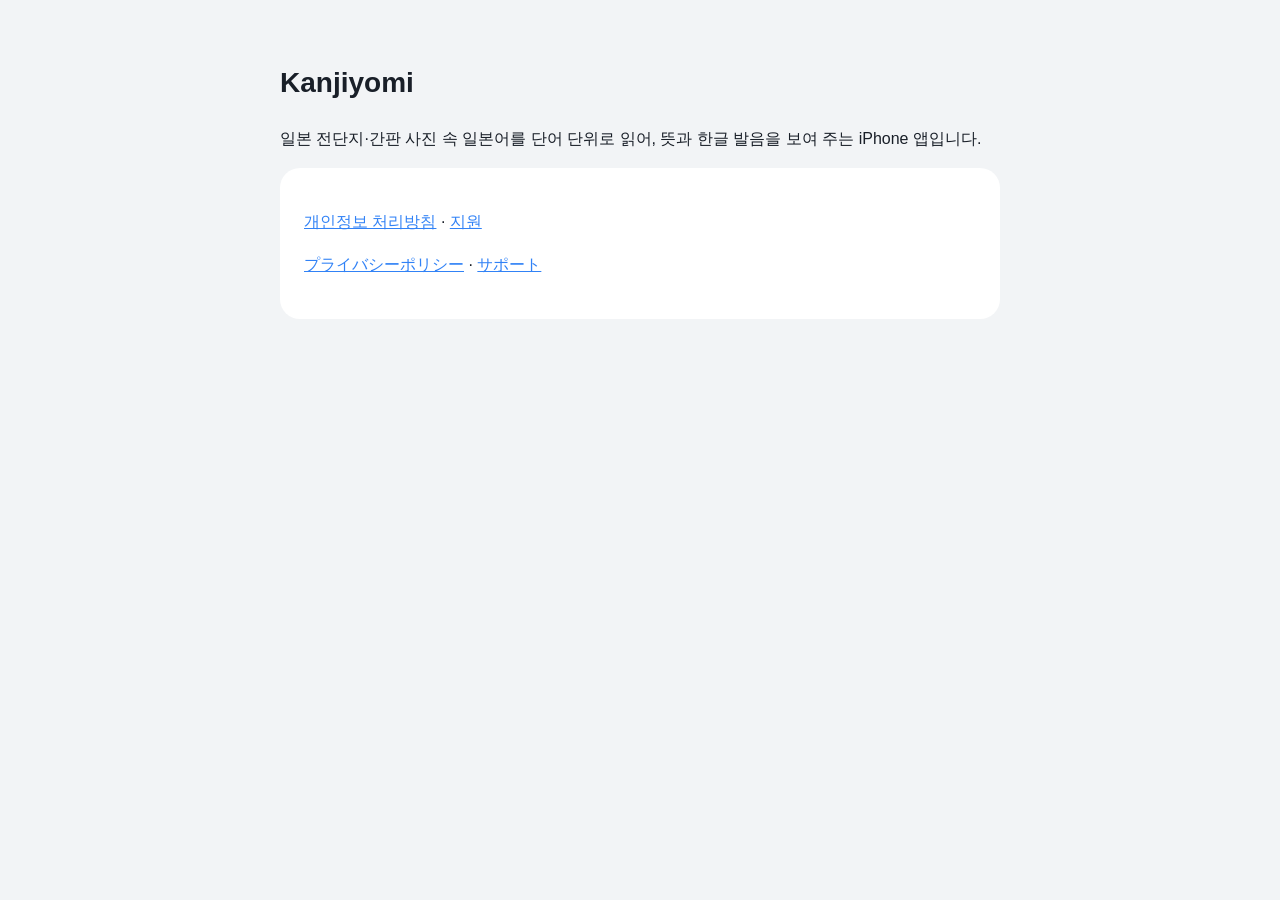
<file: site/index.html>
<!doctype html>
<html lang="ko">
<head><meta charset="utf-8"><meta name="viewport" content="width=device-width, initial-scale=1"><title>Kanjiyomi</title><link rel="stylesheet" href="style.css"></head>
<body><main>
<h1>Kanjiyomi</h1>
<p>일본 전단지·간판 사진 속 일본어를 단어 단위로 읽어, 뜻과 한글 발음을 보여 주는 iPhone 앱입니다.</p>
<section>
<p><a href="privacy/">개인정보 처리방침</a> · <a href="support/">지원</a></p>
<p><a href="privacy/#ja">プライバシーポリシー</a> · <a href="support/#ja">サポート</a></p>
</section>
</main></body>
</html>
</file>
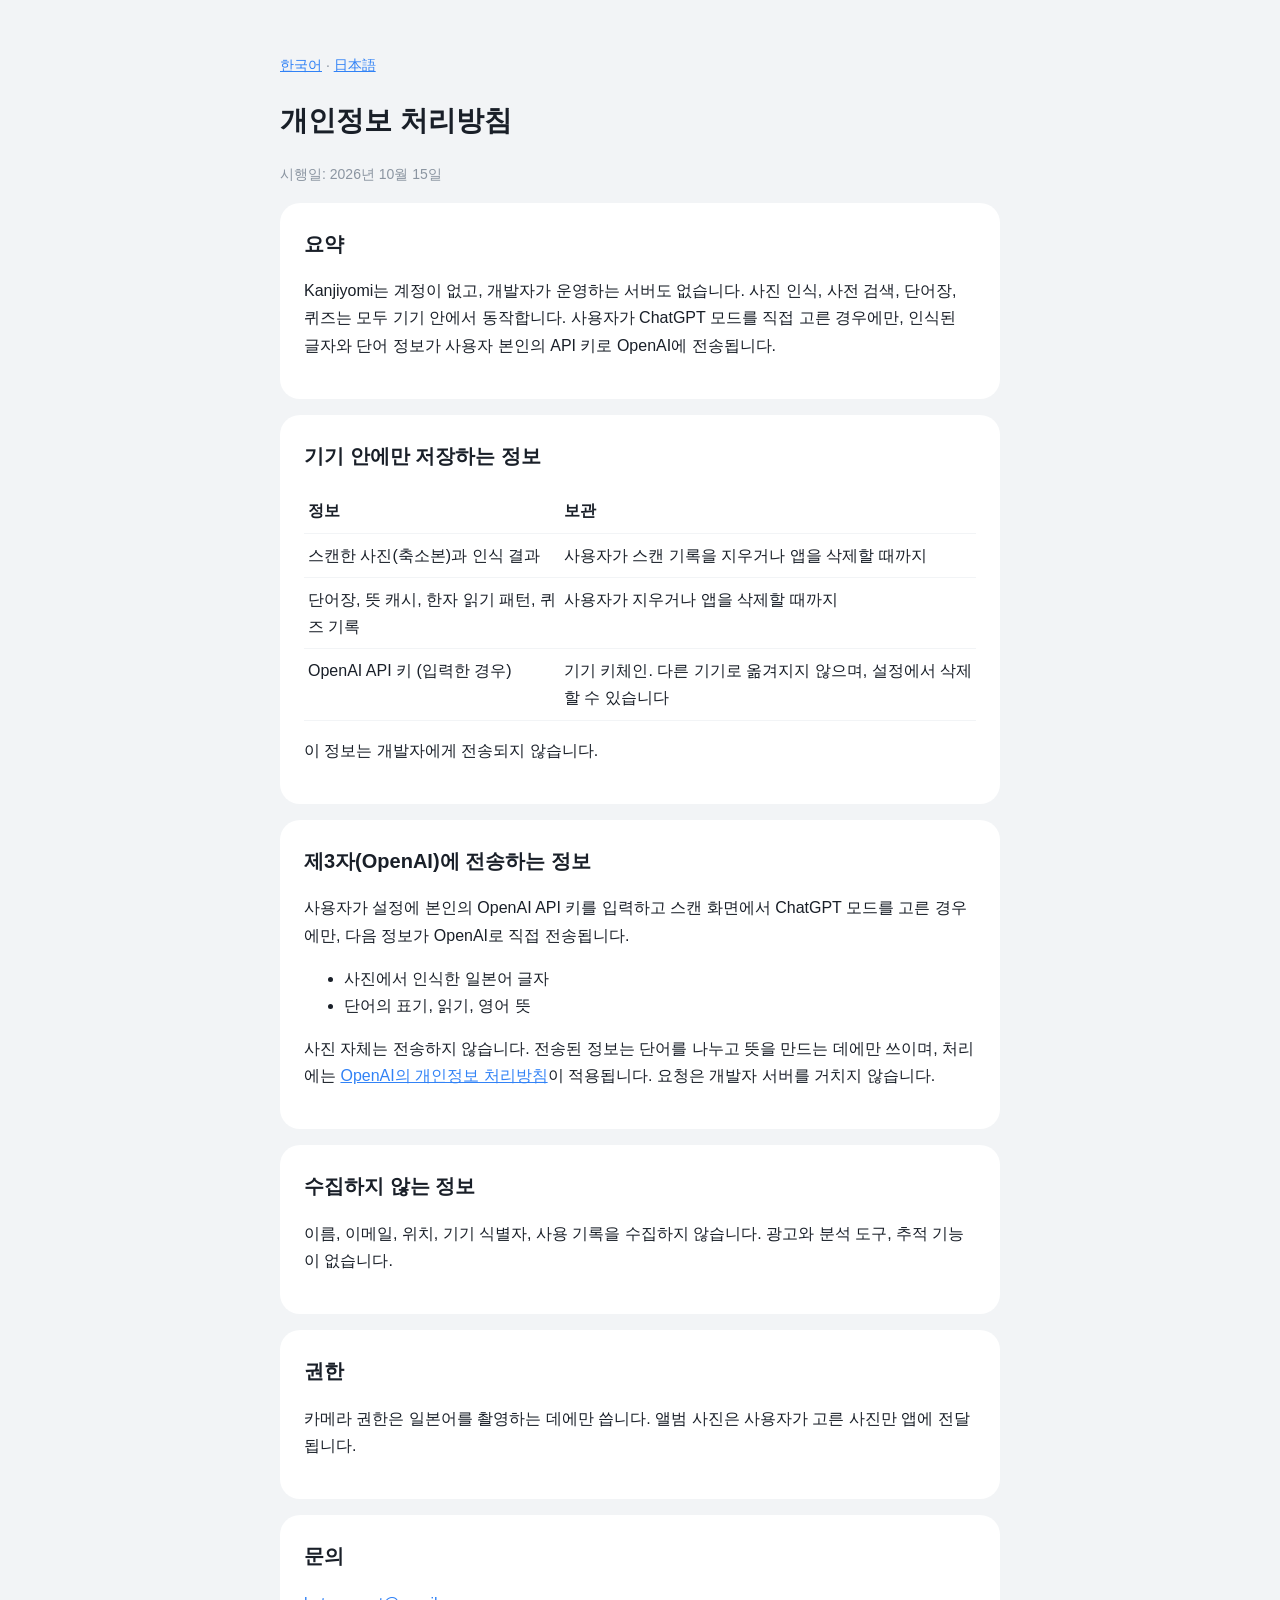
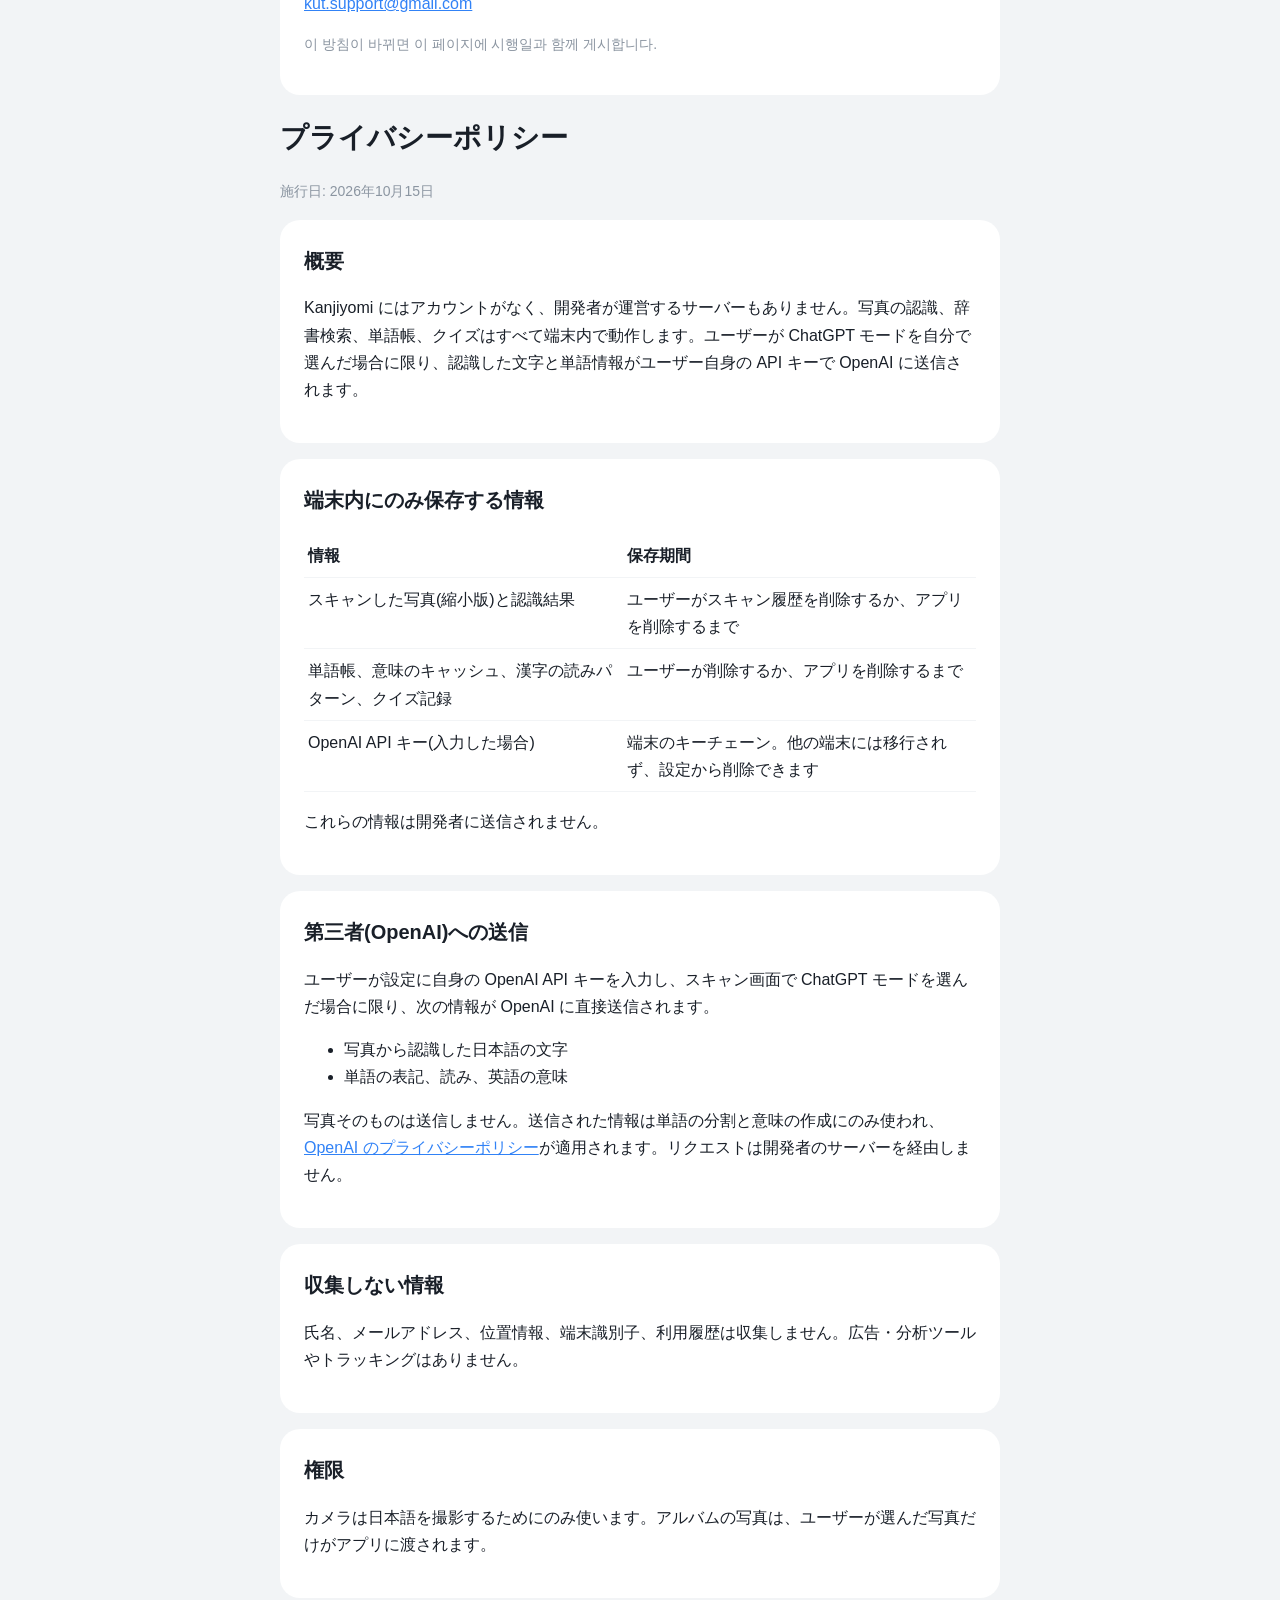
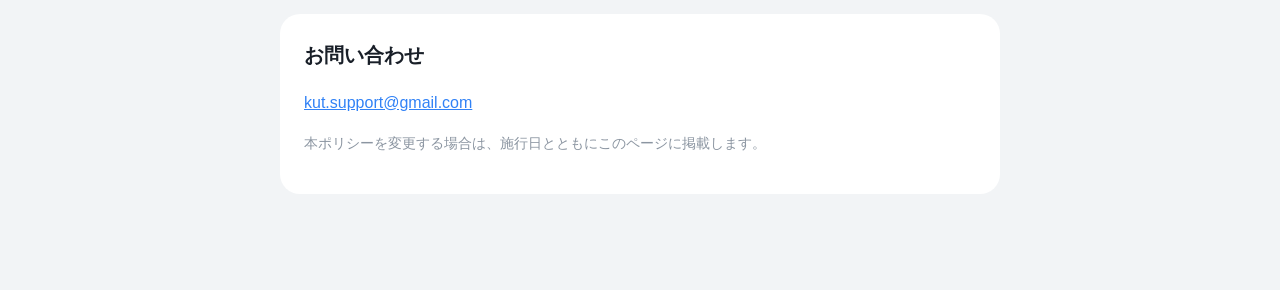
<file: site/privacy/index.html>
<!doctype html>
<html lang="ko">
<head><meta charset="utf-8"><meta name="viewport" content="width=device-width, initial-scale=1"><title>Kanjiyomi 개인정보 처리방침</title><link rel="stylesheet" href="../style.css"></head>
<body><main>
<p class="muted"><a href="#ko">한국어</a> · <a href="#ja">日本語</a></p>

<h1 id="ko">개인정보 처리방침</h1>
<p class="muted">시행일: 2026년 10월 15일</p>

<section>
<h2>요약</h2>
<p>Kanjiyomi는 계정이 없고, 개발자가 운영하는 서버도 없습니다. 사진 인식, 사전 검색, 단어장, 퀴즈는 모두 기기 안에서 동작합니다. 사용자가 ChatGPT 모드를 직접 고른 경우에만, 인식된 글자와 단어 정보가 사용자 본인의 API 키로 OpenAI에 전송됩니다.</p>
</section>

<section>
<h2>기기 안에만 저장하는 정보</h2>
<table>
<tr><th>정보</th><th>보관</th></tr>
<tr><td>스캔한 사진(축소본)과 인식 결과</td><td>사용자가 스캔 기록을 지우거나 앱을 삭제할 때까지</td></tr>
<tr><td>단어장, 뜻 캐시, 한자 읽기 패턴, 퀴즈 기록</td><td>사용자가 지우거나 앱을 삭제할 때까지</td></tr>
<tr><td>OpenAI API 키 (입력한 경우)</td><td>기기 키체인. 다른 기기로 옮겨지지 않으며, 설정에서 삭제할 수 있습니다</td></tr>
</table>
<p>이 정보는 개발자에게 전송되지 않습니다.</p>
</section>

<section>
<h2>제3자(OpenAI)에 전송하는 정보</h2>
<p>사용자가 설정에 본인의 OpenAI API 키를 입력하고 스캔 화면에서 ChatGPT 모드를 고른 경우에만, 다음 정보가 OpenAI로 직접 전송됩니다.</p>
<ul>
<li>사진에서 인식한 일본어 글자</li>
<li>단어의 표기, 읽기, 영어 뜻</li>
</ul>
<p>사진 자체는 전송하지 않습니다. 전송된 정보는 단어를 나누고 뜻을 만드는 데에만 쓰이며, 처리에는 <a href="https://openai.com/policies/privacy-policy/">OpenAI의 개인정보 처리방침</a>이 적용됩니다. 요청은 개발자 서버를 거치지 않습니다.</p>
</section>

<section>
<h2>수집하지 않는 정보</h2>
<p>이름, 이메일, 위치, 기기 식별자, 사용 기록을 수집하지 않습니다. 광고와 분석 도구, 추적 기능이 없습니다.</p>
</section>

<section>
<h2>권한</h2>
<p>카메라 권한은 일본어를 촬영하는 데에만 씁니다. 앨범 사진은 사용자가 고른 사진만 앱에 전달됩니다.</p>
</section>

<section>
<h2>문의</h2>
<p><a href="mailto:kut.support@gmail.com">kut.support@gmail.com</a></p>
<p class="muted">이 방침이 바뀌면 이 페이지에 시행일과 함께 게시합니다.</p>
</section>

<h1 id="ja">プライバシーポリシー</h1>
<p class="muted">施行日: 2026年10月15日</p>

<section>
<h2>概要</h2>
<p>Kanjiyomi にはアカウントがなく、開発者が運営するサーバーもありません。写真の認識、辞書検索、単語帳、クイズはすべて端末内で動作します。ユーザーが ChatGPT モードを自分で選んだ場合に限り、認識した文字と単語情報がユーザー自身の API キーで OpenAI に送信されます。</p>
</section>

<section>
<h2>端末内にのみ保存する情報</h2>
<table>
<tr><th>情報</th><th>保存期間</th></tr>
<tr><td>スキャンした写真(縮小版)と認識結果</td><td>ユーザーがスキャン履歴を削除するか、アプリを削除するまで</td></tr>
<tr><td>単語帳、意味のキャッシュ、漢字の読みパターン、クイズ記録</td><td>ユーザーが削除するか、アプリを削除するまで</td></tr>
<tr><td>OpenAI API キー(入力した場合)</td><td>端末のキーチェーン。他の端末には移行されず、設定から削除できます</td></tr>
</table>
<p>これらの情報は開発者に送信されません。</p>
</section>

<section>
<h2>第三者(OpenAI)への送信</h2>
<p>ユーザーが設定に自身の OpenAI API キーを入力し、スキャン画面で ChatGPT モードを選んだ場合に限り、次の情報が OpenAI に直接送信されます。</p>
<ul>
<li>写真から認識した日本語の文字</li>
<li>単語の表記、読み、英語の意味</li>
</ul>
<p>写真そのものは送信しません。送信された情報は単語の分割と意味の作成にのみ使われ、<a href="https://openai.com/policies/privacy-policy/">OpenAI のプライバシーポリシー</a>が適用されます。リクエストは開発者のサーバーを経由しません。</p>
</section>

<section>
<h2>収集しない情報</h2>
<p>氏名、メールアドレス、位置情報、端末識別子、利用履歴は収集しません。広告・分析ツールやトラッキングはありません。</p>
</section>

<section>
<h2>権限</h2>
<p>カメラは日本語を撮影するためにのみ使います。アルバムの写真は、ユーザーが選んだ写真だけがアプリに渡されます。</p>
</section>

<section>
<h2>お問い合わせ</h2>
<p><a href="mailto:kut.support@gmail.com">kut.support@gmail.com</a></p>
<p class="muted">本ポリシーを変更する場合は、施行日とともにこのページに掲載します。</p>
</section>
</main></body>
</html>
</file>
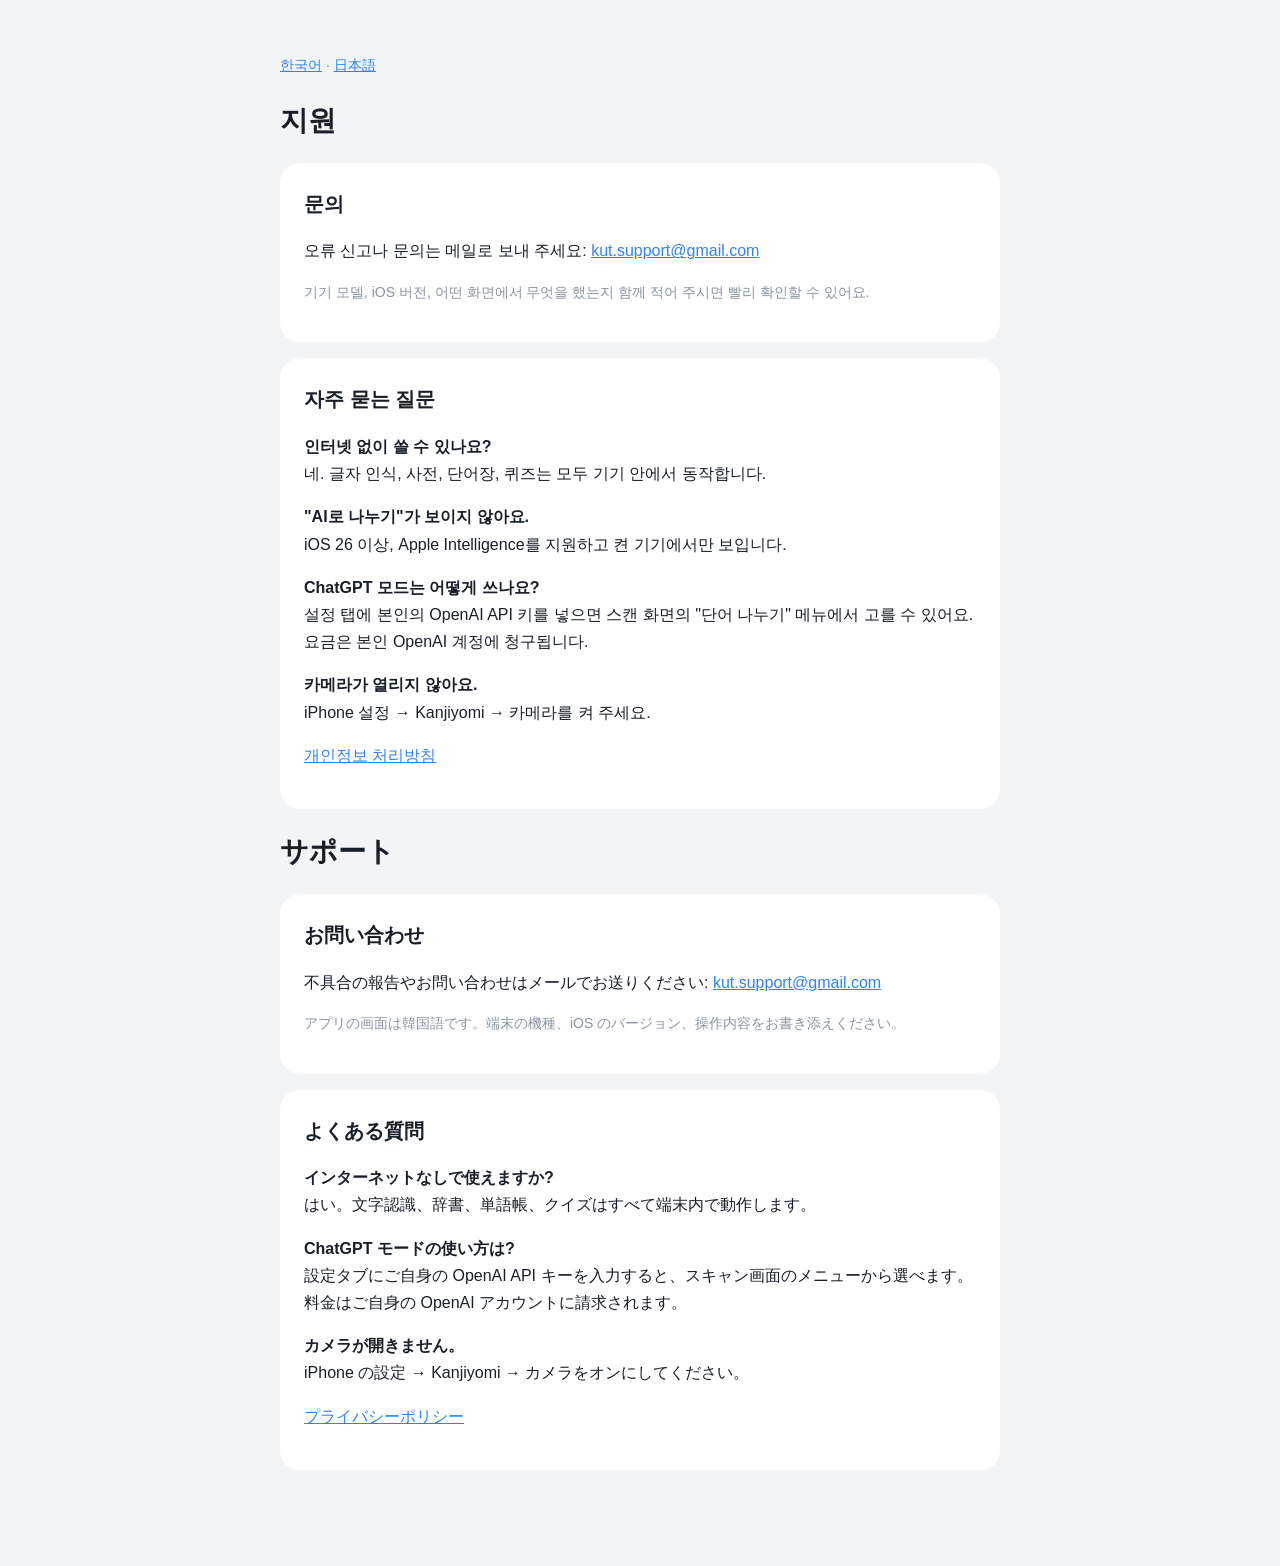
<file: site/support/index.html>
<!doctype html>
<html lang="ko">
<head><meta charset="utf-8"><meta name="viewport" content="width=device-width, initial-scale=1"><title>Kanjiyomi 지원</title><link rel="stylesheet" href="../style.css"></head>
<body><main>
<p class="muted"><a href="#ko">한국어</a> · <a href="#ja">日本語</a></p>

<h1 id="ko">지원</h1>
<section>
<h2>문의</h2>
<p>오류 신고나 문의는 메일로 보내 주세요: <a href="mailto:kut.support@gmail.com">kut.support@gmail.com</a></p>
<p class="muted">기기 모델, iOS 버전, 어떤 화면에서 무엇을 했는지 함께 적어 주시면 빨리 확인할 수 있어요.</p>
</section>
<section>
<h2>자주 묻는 질문</h2>
<p><strong>인터넷 없이 쓸 수 있나요?</strong><br>네. 글자 인식, 사전, 단어장, 퀴즈는 모두 기기 안에서 동작합니다.</p>
<p><strong>"AI로 나누기"가 보이지 않아요.</strong><br>iOS 26 이상, Apple Intelligence를 지원하고 켠 기기에서만 보입니다.</p>
<p><strong>ChatGPT 모드는 어떻게 쓰나요?</strong><br>설정 탭에 본인의 OpenAI API 키를 넣으면 스캔 화면의 "단어 나누기" 메뉴에서 고를 수 있어요. 요금은 본인 OpenAI 계정에 청구됩니다.</p>
<p><strong>카메라가 열리지 않아요.</strong><br>iPhone 설정 → Kanjiyomi → 카메라를 켜 주세요.</p>
<p><a href="../privacy/">개인정보 처리방침</a></p>
</section>

<h1 id="ja">サポート</h1>
<section>
<h2>お問い合わせ</h2>
<p>不具合の報告やお問い合わせはメールでお送りください: <a href="mailto:kut.support@gmail.com">kut.support@gmail.com</a></p>
<p class="muted">アプリの画面は韓国語です。端末の機種、iOS のバージョン、操作内容をお書き添えください。</p>
</section>
<section>
<h2>よくある質問</h2>
<p><strong>インターネットなしで使えますか?</strong><br>はい。文字認識、辞書、単語帳、クイズはすべて端末内で動作します。</p>
<p><strong>ChatGPT モードの使い方は?</strong><br>設定タブにご自身の OpenAI API キーを入力すると、スキャン画面のメニューから選べます。料金はご自身の OpenAI アカウントに請求されます。</p>
<p><strong>カメラが開きません。</strong><br>iPhone の設定 → Kanjiyomi → カメラをオンにしてください。</p>
<p><a href="../privacy/#ja">プライバシーポリシー</a></p>
</section>
</main></body>
</html>
</file>
<file: site/style.css>
body { font-family: -apple-system, "Apple SD Gothic Neo", "Hiragino Sans", sans-serif; color: #191F28; background: #F2F4F6; margin: 0; line-height: 1.7; }
main { max-width: 720px; margin: 0 auto; padding: 40px 20px 80px; }
section { background: #fff; border-radius: 20px; padding: 24px; margin: 16px 0; }
h1 { font-size: 28px; } h2 { font-size: 20px; margin-top: 0; }
a { color: #3182F6; } .muted { color: #8B95A1; font-size: 14px; }
table { border-collapse: collapse; width: 100%; } td, th { text-align: left; padding: 8px 4px; border-bottom: 1px solid #F2F4F6; vertical-align: top; }
</file>
